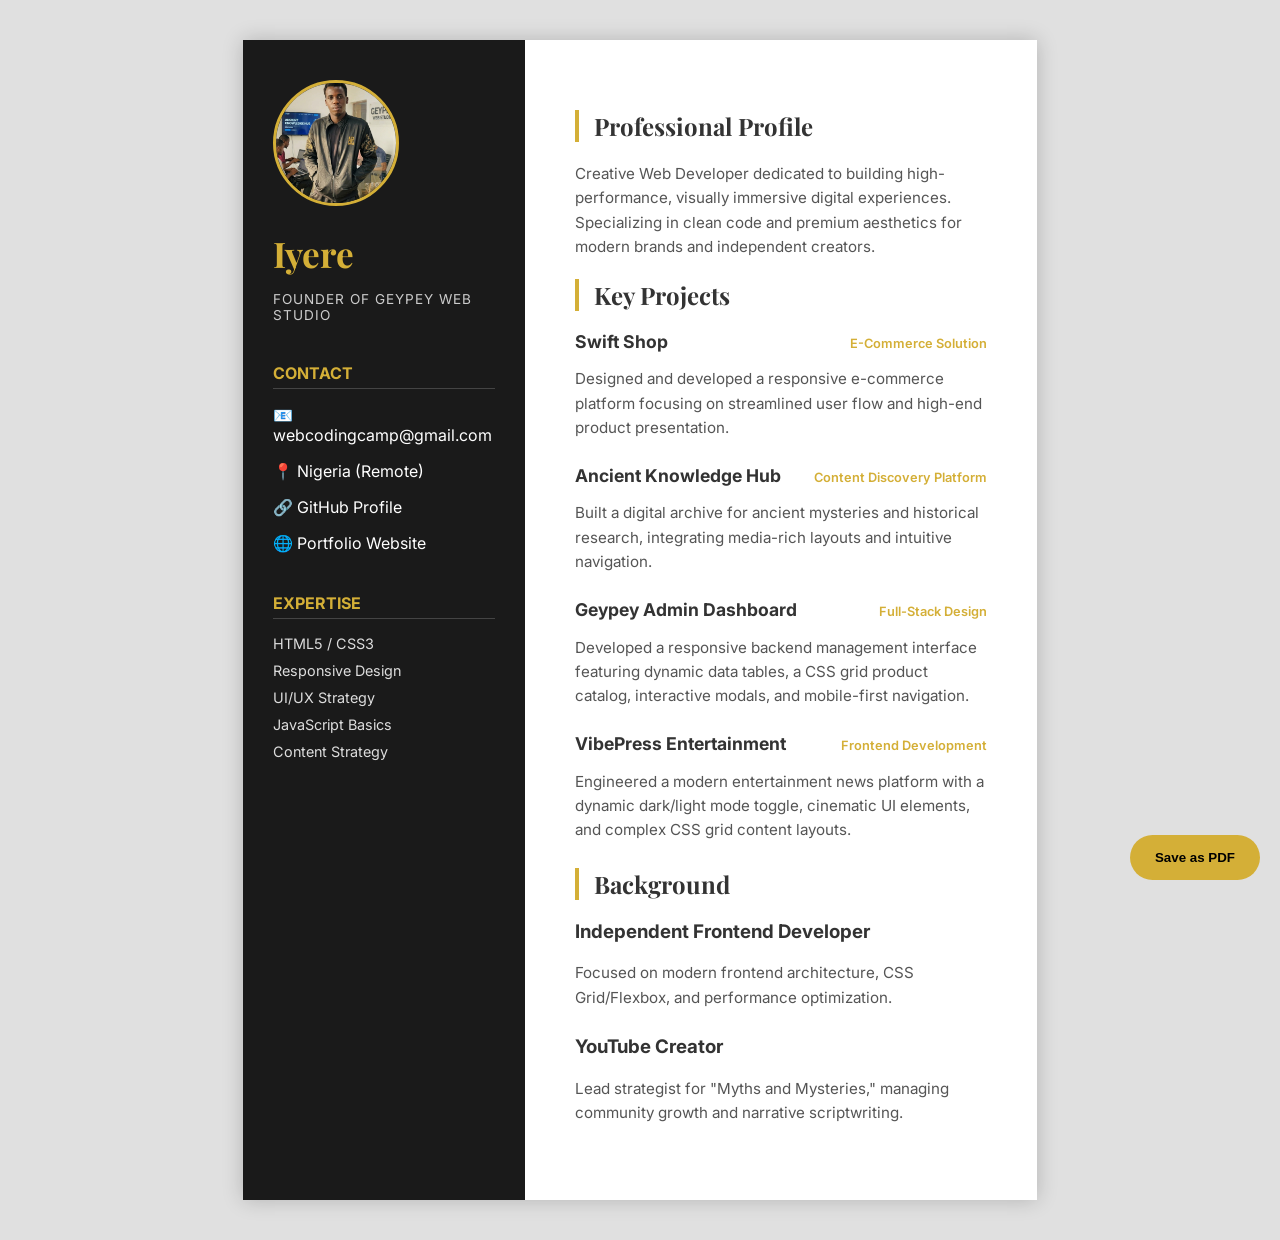
<file: resume.html>
<!DOCTYPE html>
<html lang="en">
<head>
    <meta charset="UTF-8">
    <meta name="viewport" content="width=device-width, initial-scale=1.0">
    <title>Iyere | Web Developer Resume</title>
    <link rel="stylesheet" href="resume-style.css">
    <link href="https://fonts.googleapis.com/css2?family=Inter:wght@300;400;600&family=Playfair+Display:wght@700&display=swap" rel="stylesheet">
</head>
<body>

    <div class="resume-container">
        <aside class="sidebar">
            <div class="profile-section">
                <img src="img/resume-image.png" alt="Iyere" class="resume-photo">
                <h1>Iyere</h1>
                <p class="tagline">Founder of Geypey Web Studio</p>
            </div>

            <div class="contact-info">
                <h3>Contact</h3>
                <p>📧 webcodingcamp@gmail.com</p>
                <p>📍 Nigeria (Remote)</p>
                <p>🔗 <a href="https://github.com/iyeregodpower-ctrl" target="_blank">GitHub Profile</a></p>
                <p>🌐 <a href="#" target="_blank">Portfolio Website</a></p>
            </div>

            <div class="skills-section">
                <h3>Expertise</h3>
                <ul>
                    <li>HTML5 / CSS3</li>
                    <li>Responsive Design</li>
                    <li>UI/UX Strategy</li>
                    <li>JavaScript Basics</li>
                    <li>Content Strategy</li>
                </ul>
            </div>
        </aside>

        <main class="main-content">
            <section class="summary">
                <h2>Professional Profile</h2>
                <p>Creative Web Developer dedicated to building high-performance, visually immersive digital experiences. Specializing in clean code and premium aesthetics for modern brands and independent creators.</p>
            </section>

            <section class="projects">
                <h2>Key Projects</h2>
                
                <div class="project-item">
                    <div class="project-header">
                        <h3>Swift Shop</h3>
                        <span>E-Commerce Solution</span>
                    </div>
                    <p>Designed and developed a responsive e-commerce platform focusing on streamlined user flow and high-end product presentation.</p>
                </div>

                <div class="project-item">
                    <div class="project-header">
                        <h3>Ancient Knowledge Hub</h3>
                        <span>Content Discovery Platform</span>
                    </div>
                    <p>Built a digital archive for ancient mysteries and historical research, integrating media-rich layouts and intuitive navigation.</p>
                </div>

                <div class="project-item">
                    <div class="project-header">
                        <h3>Geypey Admin Dashboard</h3>
                        <span>Full-Stack Design</span>
                    </div>
                    <p>Developed a responsive backend management interface featuring dynamic data tables, a CSS grid product catalog, interactive modals, and mobile-first navigation.</p>
                </div>

                

                <div class="project-item">
                    <div class="project-header">
                        <h3>VibePress Entertainment</h3>
                        <span>Frontend Development</span>
                    </div>
                    <p>Engineered a modern entertainment news platform with a dynamic dark/light mode toggle, cinematic UI elements, and complex CSS grid content layouts.</p>
                </div>

                
            </section>

            <section class="education">
                <h2>Background</h2>
                <div class="edu-item">
                    <h3>Independent Frontend Developer</h3>
                    <p>Focused on modern frontend architecture, CSS Grid/Flexbox, and performance optimization.</p>
                </div>
                <div class="edu-item">
                    <h3>YouTube Creator</h3>
                    <p>Lead strategist for "Myths and Mysteries," managing community growth and narrative scriptwriting.</p>
                </div>
            </section>
        </main>
    </div>

    <button onclick="window.print()" class="print-btn">Save as PDF</button>

</body>
</file>
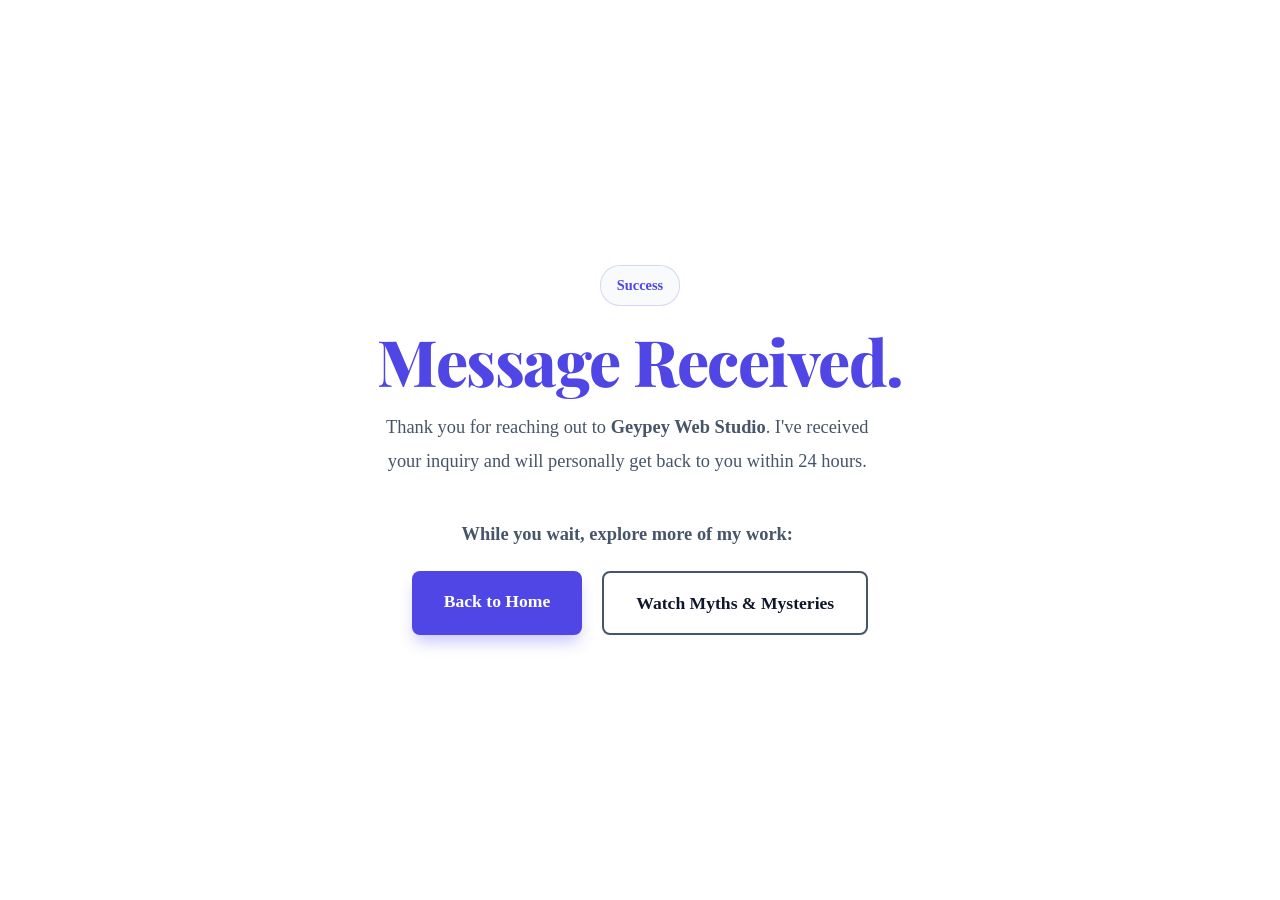
<file: success.html>
<!DOCTYPE html>
<html lang="en">
<head>
    <meta charset="UTF-8">
    <meta name="viewport" content="width=device-width, initial-scale=1.0">
    <title>Message Received | Geypey Web Studio</title>
    <link rel="stylesheet" href="style.css">
    <link href="https://fonts.googleapis.com/css2?family=Inter:wght@300;400;600&family=Playfair+Display:wght@700&display=swap" rel="stylesheet">
</head>
<body class="success-page">

    <section class="hero animate-slide-up">
        <div class="hero-text" style="text-align: center; max-width: 800px; margin: 0 auto;">
            <div class="badge">Success</div>
            <h1>Message Received.</h1>
            <p>Thank you for reaching out to <strong>Geypey Web Studio</strong>. I've received your inquiry and will personally get back to you within 24 hours.</p>
            
            <div class="success-actions" style="margin-top: 40px;">
                <p style="margin-bottom: 20px; font-weight: 600;">While you wait, explore more of my work:</p>
                <div class="hero-buttons" style="justify-content: center;">
                    <a href="index.html" class="btn primary-btn">Back to Home</a>
                    <a href="https://www.youtube.com/@MythsandMysteries2000" target="_blank" class="btn secondary-btn">Watch Myths & Mysteries</a>
                </div>
            </div>
        </div>
    </section>

</body>
</file>
<file: resume-style.css>
:root {
    --gold: #d4af37;
    --dark: #1a1a1a;
    --gray: #f4f4f4;
    --text: #333;
}

body {
    background: #e0e0e0;
    font-family: 'Inter', sans-serif;
    margin: 0;
    display: flex;
    justify-content: center;
    padding: 40px 0;
}

.resume-container {
    background: #fff;
    width: 210mm; /* A4 Width */
    min-height: 297mm; /* A4 Height */
    display: flex;
    box-shadow: 0 0 20px rgba(0,0,0,0.2);
}

/* Sidebar */
.sidebar {
    width: 35%;
    background: var(--dark);
    color: #fff;
    padding: 40px 30px;
}

.resume-photo {
    width: 120px;
    height: 120px;
    border-radius: 50%;
    border: 3px solid var(--gold);
    margin-bottom: 20px;
    object-fit: cover;
}

.sidebar h1 {
    font-family: 'Playfair Display', serif;
    font-size: 2.2rem;
    margin: 0;
    color: var(--gold);
}

.tagline {
    font-size: 0.85rem;
    color: #ccc;
    text-transform: uppercase;
    letter-spacing: 1px;
}

.sidebar h3 {
    color: var(--gold);
    border-bottom: 1px solid #444;
    padding-bottom: 5px;
    margin-top: 40px;
    font-size: 1rem;
    text-transform: uppercase;
}

.sidebar ul {
    list-style: none;
    padding: 0;
}

.sidebar li {
    margin-bottom: 10px;
    font-size: 0.9rem;
    color: #ddd;
}

.sidebar a { color: #fff; text-decoration: none; }

/* Main Content */
.main-content {
    width: 65%;
    padding: 50px;
    color: var(--text);
}

.main-content h2 {
    font-family: 'Playfair Display', serif;
    font-size: 1.5rem;
    border-left: 4px solid var(--gold);
    padding-left: 15px;
    margin-bottom: 20px;
}

.project-item, .edu-item {
    margin-bottom: 25px;
}

.project-header {
    display: flex;
    justify-content: space-between;
    align-items: baseline;
}

.project-header h3 { margin: 0; font-size: 1.1rem; }
.project-header span { color: var(--gold); font-weight: 600; font-size: 0.8rem; }

.main-content p {
    font-size: 0.95rem;
    line-height: 1.6;
    color: #555;
}

/* Print Button */
.print-btn {
    position: fixed;
    bottom: 20px;
    right: 20px;
    padding: 15px 25px;
    background: var(--gold);
    border: none;
    cursor: pointer;
    font-weight: bold;
    border-radius: 50px;
}

/* PRINT SETTINGS */
@media print {
    body { background: white; padding: 0; }
    .resume-container { box-shadow: none; width: 100%; }
    .print-btn { display: none; }
}
@media (max-width: 768px) {
    /* 1. Force the Contact Section to Stack */
    .contact-container {
        display: flex;
        flex-direction: column; /* This moves the form UNDER the text */
        align-items: center;    /* Centers everything horizontally */
        gap: 40px;
        width: 100% !important;
        padding: 0 5%;          /* Small side breathing room */
    }

    /* 2. Make Text and Form take 100% Width */
    .contact-text, 
    .contact-form {
        width: 100% !important;
        max-width: 100% !important;
        text-align: center;     /* Centers the headings and paragraphs */
    }

    /* 3. Center the Form Inputs and Button */
    .contact-form {
        margin: 0 auto;
        padding: 30px 20px;
    }

    .contact-form .btn {
        width: 100%;            /* Big, easy-to-tap button */
    }

    /* 4. Fix About Section and Resume Button */
    .about-container {
        flex-direction: column;
        text-align: center;
        width: 100%;
    }

    .resume-btn {
        width: 100%;
        display: block;
        margin-top: 20px;
    }
}

/* --- MOBILE FULL-WIDTH RESET --- */
@media (max-width: 768px) {
    /* 1. Remove the side-by-side flex layout */
    .resume-container {
        display: block; /* Stacks aside and main vertically */
        width: 100%;
        padding: 20px;
        box-shadow: none;
    }

    /* 2. Transform the Sidebar into a Top Header */
    .sidebar {
        width: 100% !important; /* Full width on mobile */
        text-align: center;
        padding: 40px 20px;
        border-radius: 15px 15px 0 0;
    }

    .resume-photo {
        margin: 0 auto 20px auto; /* Centers your image */
    }

    /* 3. Make Contact & Skills horizontal for better flow */
    .contact-info, .skills-section {
        display: block;
        text-align: center;
    }

    .sidebar ul {
        display: flex;
        flex-wrap: wrap;
        justify-content: center;
        gap: 15px;
        padding: 0;
    }

    /* 4. Expand Main Content to Full Screen */
    .main-content {
        width: 100% !important; /* Full width on mobile */
        padding: 40px 20px;
    }

    /* 5. Center the Titles for a Premium Feel */
    .main-content h2 {
        text-align: center;
        border-left: none;
        border-bottom: 2px solid var(--gold);
        padding-left: 0;
        padding-bottom: 10px;
    }
}
:root {
    --gold: #d4af37;
    --dark: #1a1a1a;
    --gray: #f4f4f4;
    --text: #333;
}

body {
    background: #e0e0e0;
    font-family: 'Inter', sans-serif;
    margin: 0;
    display: flex;
    justify-content: center;
    padding: 40px 0;
}

.resume-container {
    background: #fff;
    width: 210mm; /* A4 Width */
    min-height: 297mm; /* A4 Height */
    display: flex;
    box-shadow: 0 0 20px rgba(0,0,0,0.2);
}

/* Sidebar */
.sidebar {
    width: 35%;
    background: var(--dark);
    color: #fff;
    padding: 40px 30px;
}

.resume-photo {
    width: 120px;
    height: 120px;
    border-radius: 50%;
    border: 3px solid var(--gold);
    margin-bottom: 20px;
    object-fit: cover;
}

.sidebar h1 {
    font-family: 'Playfair Display', serif;
    font-size: 2.2rem;
    margin: 0;
    color: var(--gold);
}

.tagline {
    font-size: 0.85rem;
    color: #ccc;
    text-transform: uppercase;
    letter-spacing: 1px;
}

.sidebar h3 {
    color: var(--gold);
    border-bottom: 1px solid #444;
    padding-bottom: 5px;
    margin-top: 40px;
    font-size: 1rem;
    text-transform: uppercase;
}

.sidebar ul {
    list-style: none;
    padding: 0;
}

.sidebar li {
    margin-bottom: 10px;
    font-size: 0.9rem;
    color: #ddd;
}

.sidebar a { color: #fff; text-decoration: none; }

/* Main Content */
.main-content {
    width: 65%;
    padding: 50px;
    color: var(--text);
}

.main-content h2 {
    font-family: 'Playfair Display', serif;
    font-size: 1.5rem;
    border-left: 4px solid var(--gold);
    padding-left: 15px;
    margin-bottom: 20px;
}

.project-item, .edu-item {
    margin-bottom: 25px;
}

.project-header {
    display: flex;
    justify-content: space-between;
    align-items: baseline;
}

.project-header h3 { margin: 0; font-size: 1.1rem; }
.project-header span { color: var(--gold); font-weight: 600; font-size: 0.8rem; }

.main-content p {
    font-size: 0.95rem;
    line-height: 1.6;
    color: #555;
}

/* Print Button */
.print-btn {
    position: fixed;
    bottom: 20px;
    right: 20px;
    padding: 15px 25px;
    background: var(--gold);
    border: none;
    cursor: pointer;
    font-weight: bold;
    border-radius: 50px;
}

/* PRINT SETTINGS */
@media print {
    body { background: white; padding: 0; }
    .resume-container { box-shadow: none; width: 100%; }
    .print-btn { display: none; }
}
@media (max-width: 768px) {
    /* 1. Force the Contact Section to Stack */
    .contact-container {
        display: flex;
        flex-direction: column; /* This moves the form UNDER the text */
        align-items: center;    /* Centers everything horizontally */
        gap: 40px;
        width: 100% !important;
        padding: 0 5%;          /* Small side breathing room */
    }

    /* 2. Make Text and Form take 100% Width */
    .contact-text, 
    .contact-form {
        width: 100% !important;
        max-width: 100% !important;
        text-align: center;     /* Centers the headings and paragraphs */
    }

    /* 3. Center the Form Inputs and Button */
    .contact-form {
        margin: 0 auto;
        padding: 30px 20px;
    }

    .contact-form .btn {
        width: 100%;            /* Big, easy-to-tap button */
    }

    /* 4. Fix About Section and Resume Button */
    .about-container {
        flex-direction: column;
        text-align: center;
        width: 100%;
    }

    .resume-btn {
        width: 100%;
        display: block;
        margin-top: 20px;
    }
}

/* --- MOBILE FULL-WIDTH RESET --- */
@media (max-width: 768px) {
    /* 1. Remove the side-by-side flex layout */
    .resume-container {
        display: block; /* Stacks aside and main vertically */
        width: 100%;
        padding: 20px;
        box-shadow: none;
    }

    /* 2. Transform the Sidebar into a Top Header */
    .sidebar {
        width: 100% !important; /* Full width on mobile */
        text-align: center;
        padding: 40px 20px;
        border-radius: 15px 15px 0 0;
    }

    .resume-photo {
        margin: 0 auto 20px auto; /* Centers your image */
    }

    /* 3. Make Contact & Skills horizontal for better flow */
    .contact-info, .skills-section {
        display: block;
        text-align: center;
    }

    .sidebar ul {
        display: flex;
        flex-wrap: wrap;
        justify-content: center;
        gap: 15px;
        padding: 0;
    }

    /* 4. Expand Main Content to Full Screen */
    .main-content {
        width: 100% !important; /* Full width on mobile */
        padding: 40px 20px;
    }

    /* 5. Center the Titles for a Premium Feel */
    .main-content h2 {
        text-align: center;
        border-left: none;
        border-bottom: 2px solid var(--gold);
        padding-left: 0;
        padding-bottom: 10px;
    }
}
</file>
<file: style.css>
/* =========================================
   1. CSS VARIABLES (Bright, Modern & Premium)
   ========================================= */
/* 1. DEFINE THE THEMES */
:root {
    --bg-color: #ffffff;        
    --surface-color: #f8fafc;   
    --text-main: #0f172a;       
    --text-muted: #475569;      
    --accent-color: #4f46e5;    
    --card-bg: #ffffff;
    --nav-bg: rgba(255, 255, 255, 0.95);
}

/* 2. THE DARK MODE OVERRIDE */
body.dark-mode {
    --bg-color: #0f172a;        /* Deep Navy/Black */
    --surface-color: #1e293b;   
    --text-main: #f8fafc;       
    --text-muted: #94a3b8;      
    --accent-color: #818cf8;    /* Lighter Indigo for better contrast */
    --card-bg: #1e293b;
    --nav-bg: rgba(15, 23, 42, 0.95);
}

/* 1. Ensure the Footer and Contact section behave in Dark Mode */
body.dark-mode .footer-section, 
body.dark-mode .contact-section {
    background-color: #0a0f1d; /* Deep contrast for the footer */
    color: #ffffff;
}

/* 2. Fix the "Ready to build something amazing?" text */
body.dark-mode h2, 
body.dark-mode p, 
body.dark-mode .contact-container h2 {
    color: var(--text-main) !important;
}

/* 3. Fix the "Let's Talk" button in the Hero section */
body.dark-mode .secondary-btn {
    background-color: transparent;
    border: 2px solid var(--text-main);
    color: var(--text-main);
}

body.dark-mode .secondary-btn:hover {
    background-color: var(--text-main);
    color: #0f172a; /* Dark text on white hover */
}

/* 4. Fix the Logo and Nav Links */
/* Ensure the Header background stays dark in Dark Mode */
body.dark-mode header {
    background-color: var(--nav-bg);
    box-shadow: 0 4px 6px -1px rgba(0, 0, 0, 0.5); /* Stronger shadow for depth */
}

/* Force the Logo to be pure white for visibility */
body.dark-mode .logo {
    color: #ffffff !important;
}

/* Force Navigation Links to be light-grey and white on hover */
body.dark-mode .nav-links a {
    color: var(--text-muted);
}

body.dark-mode .nav-links a:hover {
    color: #ffffff;
}

/* Adjust the Toggle Button border so it doesn't look too harsh */
body.dark-mode .theme-btn {
    border-color: rgba(255, 255, 255, 0.2);
}

/* Fix the Footer button text visibility in Dark Mode */
body.dark-mode .inverted-btn {
    background-color: var(--accent-color); /* Changes button to indigo/gold */
    color: #ffffff; /* Ensures text is white on the dark button */
    border: none;
}

body.dark-mode .inverted-btn:hover {
    background-color: #ffffff;
    color: #0f172a; /* Switches to dark text on white hover */
}
/* 3. UPDATE ELEMENT STYLES to use variables */
body {
    background-color: var(--bg-color);
    color: var(--text-main);
    transition: background-color 0.3s ease, color 0.3s ease; /* Smooth transition */
}

header {
    background-color: var(--nav-bg);
}

.project-card, .service-card, .about-skills {
    background-color: var(--card-bg);
    color: var(--text-main);
}

/* =========================================
   2. GLOBAL RESET & BASE STYLES
   ========================================= */
* {
    margin: 0;
    padding: 0;
    box-sizing: border-box;
}

html {
    scroll-behavior: smooth;
    scroll-padding-top: 80px;
}

body {
    font-family: var(--font-body);
    background-color: var(--bg-color);
    color: var(--text-main);
    line-height: 1.6;
    overflow-x: hidden; /* Prevents horizontal scrolling from animations */
}

a {
    text-decoration: none;
    color: var(--text-main);
}

/* =========================================
   3. ANIMATIONS (UI/UX Magic)
   ========================================= */
@keyframes slideUp {
    from { opacity: 0; transform: translateY(40px); }
    to { opacity: 1; transform: translateY(0); }
}

@keyframes fadeDown {
    from { opacity: 0; transform: translateY(-20px); }
    to { opacity: 1; transform: translateY(0); }
}

@keyframes float {
    0% { transform: translateY(0px); }
    50% { transform: translateY(-15px); }
    100% { transform: translateY(0px); }
}

.animate-slide-up {
    animation: slideUp 1s ease-out forwards;
}

.animate-fade-down {
    animation: fadeDown 0.8s ease-out forwards;
}

.animate-float {
    animation: float 6s ease-in-out infinite;
}

/* =========================================
   4. NAVIGATION BAR
   ========================================= */
header {
    background-color: rgba(255, 255, 255, 0.95); 
    position: sticky; 
    top: 0;
    z-index: 100;
    padding: 20px 5%; 
    box-shadow: 0 4px 6px -1px rgba(0, 0, 0, 0.05); /* Premium soft shadow */
}

.navbar {
    display: flex;
    justify-content: space-between; 
    align-items: center;
    max-width: 1200px;
    margin: 0 auto; 
}


.nav-links {
    list-style: none;
    display: flex;
    gap: 30px; 
}

.nav-links a {
    font-weight: 500;
    color: var(--text-muted);
}

.nav-links a:hover {
    color: var(--accent-color);
    transition: color 0.3s ease; 
}

.nav-cta {
    background-color: transparent;
    border: 2px solid var(--accent-color);
    color: var(--accent-color);
    padding: 10px 24px;
    border-radius: 8px;
    font-weight: 600;
    transition: all 0.3s ease;
}

.nav-cta:hover {
    background-color: var(--accent-color);
    color: var(--bg-color);
    box-shadow: 0 10px 15px -3px rgba(79, 70, 229, 0.3);
}

/* =========================================
   5. HERO SECTION
   ========================================= */
.hero {
    display: flex;
    align-items: center; 
    justify-content: space-between;
    max-width: 1200px;
    margin: 0 auto;
    padding: 100px 5%;
    min-height: 85vh; 
    gap: 60px; 
}

.hero-text {
    flex: 1; 
}

/* UI/UX Badge Element */
.badge {
    display: inline-block;
    background-color: var(--surface-color);
    color: var(--accent-color);
    padding: 8px 16px;
    border-radius: 20px;
    font-size: 0.9rem;
    font-weight: 600;
    margin-bottom: 20px;
    border: 1px solid rgba(79, 70, 229, 0.2);
}

.hero-text h1 {
    font-size: 4.5rem;
    font-weight: 800;
    color: var(--text-main);
    line-height: 1.1;
    margin-bottom: 15px;
    letter-spacing: -1.5px;
}

.subtitle {
    font-size: 1.8rem;
    color: var(--accent-color); 
    font-weight: 600;
    margin-bottom: 25px;
}

.hero-text p {
    font-size: 1.15rem;
    color: var(--text-muted);
    margin-bottom: 40px;
    max-width: 500px;
    line-height: 1.8;
}

.hero-buttons {
    display: flex;
    gap: 20px;
}

.btn {
    padding: 16px 32px;
    border-radius: 8px;
    font-size: 1.1rem;
    font-weight: 600;
    transition: all 0.3s ease; 
    cursor: pointer;
}

.primary-btn {
    background-color: var(--accent-color);
    color: #ffffff;
    box-shadow: 0 10px 15px -3px rgba(79, 70, 229, 0.3);
}

.primary-btn:hover {
    background-color: var(--accent-hover);
    transform: translateY(-3px); 
    box-shadow: 0 15px 20px -3px rgba(79, 70, 229, 0.4);
}

.secondary-btn {
    background-color: #ffffff;
    border: 2px solid var(--text-muted);
    color: var(--text-main);
}

.secondary-btn:hover {
    border-color: var(--text-main);
    transform: translateY(-3px);
}

.hero-image-container {
    flex: 1; 
    display: flex;
    justify-content: flex-end; 
    position: relative;
}

.profile-pic {
    max-width: 100%;
    width: 450px;
    height: auto;
    border-radius: 24px; 
    box-shadow: 0 25px 50px -12px rgba(0, 0, 0, 0.15); 
    position: relative;
    z-index: 2;
}

/* UI/UX Graphic behind the image */
.image-backdrop {
    position: absolute;
    width: 450px;
    height: 100%;
    background-color: var(--accent-color);
    border-radius: 24px;
    top: 20px;
    right: -20px;
    z-index: 1;
    opacity: 0.1;
}

/* =========================================
   6. SELECTED WORK SECTION
   ========================================= */
.work-section {
    max-width: 1200px;
    margin: 0 auto;
    padding: 100px 5%;
}

.section-header {
    text-align: center;
    margin-bottom: 60px;
}

.section-header h2 {
    font-size: 2.5rem;
    color: var(--text-main);
    margin-bottom: 15px;
}

.section-header p {
    color: var(--text-muted);
    font-size: 1.1rem;
}

/* --- The Grid Layout --- */
.project-grid {
    display: grid;
    /* This automatically makes it responsive! */
    grid-template-columns: repeat(auto-fit, minmax(350px, 1fr)); 
    gap: 40px;
}

/* --- Individual Project Cards --- */
.project-card {
    background-color: var(--bg-color);
    border-radius: 16px;
    overflow: hidden;
    box-shadow: 0 10px 30px -10px rgba(0, 0, 0, 0.1);
    border: 1px solid rgba(0,0,0,0.05);
    transition: transform 0.4s ease, box-shadow 0.4s ease;
}

/* UI/UX Hover Effect */
.project-card:hover {
    transform: translateY(-10px);
    box-shadow: 0 20px 40px -10px rgba(79, 70, 229, 0.15);
}

.project-image img {
    width: 100%;
    height: auto;
    object-fit: cover; /* Keeps images looking sharp without stretching */
    border-bottom: 1px solid rgba(0,0,0,0.05);
}

/* Stack the images nicely on mobile */
@media (max-width: 768px) {
    .project-image img {
        height: auto;
        width: 100%;
    }
}


.project-info {
    padding: 30px;
}

.project-category {
    font-size: 0.85rem;
    font-weight: 700;
    color: var(--accent-color);
    text-transform: uppercase;
    letter-spacing: 1px;
    margin-bottom: 10px;
    display: block;
}

.project-info h3 {
    font-size: 1.5rem;
    color: var(--text-main);
    margin-bottom: 15px;
}

.project-info p {
    color: var(--text-muted);
    font-size: 1rem;
    margin-bottom: 25px;
    line-height: 1.6;
}

.project-link {
    font-weight: 600;
    color: var(--text-main);
    transition: color 0.3s ease;
}

.project-card:hover .project-link {
    color: var(--accent-color);
}

/* =========================================
   7. SERVICES SECTION
   ========================================= */
.services-section {
    /* We use the slightly darker off-white here to create a visual break from the pure white Hero section */
    background-color: var(--surface-color); 
    padding: 100px 5%;
}

.services-grid {
    display: grid;
    grid-template-columns: repeat(auto-fit, minmax(300px, 1fr));
    gap: 30px;
    max-width: 1200px;
    margin: 0 auto;
}

.service-card {
    background-color: var(--bg-color); /* Pure white cards on the off-white background */
    padding: 40px 30px;
    border-radius: 16px;
    text-align: center;
    box-shadow: 0 4px 6px -1px rgba(0, 0, 0, 0.05);
    border: 1px solid rgba(0,0,0,0.05);
    transition: transform 0.3s ease, border-color 0.3s ease;
}

/* UI/UX Hover Effect */
.service-card:hover {
    transform: translateY(-5px);
    border-color: rgba(79, 70, 229, 0.4); /* The border glows with your Indigo brand color */
}

.service-icon {
    font-size: 3rem;
    margin-bottom: 20px;
}

.service-card h3 {
    color: var(--text-main);
    font-size: 1.4rem;
    margin-bottom: 15px;
    font-weight: 700;
}

.service-card p {
    color: var(--text-muted);
    font-size: 1.05rem;
    line-height: 1.6;
}

/* =========================================
   8. ABOUT SECTION
   ========================================= */
.about-section {
    background-color: var(--bg-color); /* Back to pure white */
    padding: 100px 5%;
}

.about-container {
    max-width: 1200px;
    margin: 0 auto;
    display: flex;
    align-items: center;
    gap: 60px;
}

.about-text {
    flex: 1;
}

.about-text .section-title {
    font-size: 2.5rem;
    color: var(--text-main);
    margin-bottom: 25px;
}

.about-text p {
    color: var(--text-muted);
    font-size: 1.1rem;
    line-height: 1.8;
    margin-bottom: 20px;
}

.resume-btn {
    display: inline-block;
    margin-top: 10px;
}

.about-skills {
    flex: 1;
    background-color: var(--surface-color);
    padding: 50px;
    border-radius: 24px;
    box-shadow: 0 10px 30px -10px rgba(0, 0, 0, 0.05);
    border: 1px solid rgba(0,0,0,0.05);
}

.about-skills h3 {
    font-size: 1.5rem;
    color: var(--text-main);
    margin-bottom: 25px;
}

.skills-wrapper {
    display: flex;
    flex-wrap: wrap; /* Allows tags to wrap to the next line */
    gap: 15px;
}

.skill-tag {
    background-color: var(--bg-color);
    color: var(--accent-color);
    padding: 10px 20px;
    border-radius: 30px; /* Pill shape */
    font-size: 0.95rem;
    font-weight: 600;
    border: 1px solid rgba(79, 70, 229, 0.2);
    transition: all 0.3s ease;
}

.skill-tag:hover {
    background-color: var(--accent-color);
    color: #ffffff;
    transform: translateY(-3px);
    box-shadow: 0 5px 10px rgba(79, 70, 229, 0.2);
}

/* Make it stack neatly on smaller screens */
@media (max-width: 900px) {
    .about-container {
        flex-direction: column;
    }
}

/* =========================================
   9. CONTACT & FOOTER SECTION
   ========================================= */
.footer-section {
    background-color: var(--text-main); /* Uses the deep slate grey to anchor the page */
    color: #ffffff;
    text-align: center;
    padding: 100px 5% 30px;
    margin-top: 50px;
}

.contact-container {
    max-width: 800px;
    margin: 0 auto 80px;
    padding-bottom: 80px;
    border-bottom: 1px solid rgba(255, 255, 255, 0.1); /* A subtle divider line */
}

.contact-container h2 {
    font-size: 3rem;
    margin-bottom: 20px;
    letter-spacing: -1px;
}

.contact-container p {
    font-size: 1.2rem;
    color: #cbd5e1; /* Soft, readable light grey */
    margin-bottom: 40px;
}

/* A custom button just for the dark footer */
.inverted-btn {
    display: inline-block;
    background-color: #ffffff;
    color: var(--text-main);
    padding: 16px 40px;
    border-radius: 8px;
    font-size: 1.1rem;
    font-weight: 700;
    transition: all 0.3s ease;
}

.inverted-btn:hover {
    background-color: var(--accent-color);
    color: #ffffff;
    transform: translateY(-3px);
    box-shadow: 0 10px 20px rgba(0, 0, 0, 0.2);
}

.footer-bottom {
    display: flex;
    justify-content: space-between;
    align-items: center;
    max-width: 1200px;
    margin: 0 auto;
    font-size: 0.95rem;
    color: #94a3b8;
}

.social-links {
    display: flex;
    gap: 25px;
}

.social-links a {
    color: #94a3b8;
    font-weight: 500;
    transition: color 0.3s ease;
}

.social-links a:hover {
    color: #ffffff;
}

/* Stack the footer nicely on mobile */
@media (max-width: 768px) {
    .footer-bottom {
        flex-direction: column;
        gap: 20px;
    }
}

/* =========================================
   10. MOBILE RESPONSIVENESS & HAMBURGER
   ========================================= */

/* --- Default Hamburger Styles (Hidden on Desktop) --- */

@media (max-width: 768px) {
    /* FIX: Show the burger icon on mobile */
    .burger {
        display: flex;
        flex-direction: column;
        gap: 6px;
        cursor: pointer;
        z-index: 1100; /* Keeps it above the menu */
        position: relative;
    }

    .burger span {
        width: 30px;
        height: 3px;
        background-color: var(--text-main); /* Matches light/dark mode */
        border-radius: 3px;
        transition: 0.3s ease;
    }

    /* FIX: Animation for the 'X' when active */
    .burger.active span:nth-child(1) {
        transform: translateY(9px) rotate(45deg);
    }
    .burger.active span:nth-child(2) {
        opacity: 0;
    }
    .burger.active span:nth-child(3) {
        transform: translateY(-9px) rotate(-45deg);
    }

    /* FIX: Ensure Nav Links are hidden off-screen properly */
    .nav-links {
        position: fixed;
        top: 0;
        right: -100%; 
        width: 100%;
        height: 100vh;
        background-color: var(--bg-color);
        flex-direction: column;
        justify-content: center;
        align-items: center;
        gap: 40px;
        transition: 0.5s cubic-bezier(0.77, 0.2, 0.05, 1.0);
        z-index: 1050;
    }

    .nav-links.active {
        right: 0;
    }
}

.hamburger {
    display: none;
    flex-direction: column;
    cursor: pointer;
    gap: 6px;
    z-index: 101; 
}

.hamburger span {
    width: 30px;
    height: 3px;
    background-color: var(--text-main);
    border-radius: 3px;
    transition: all 0.3s ease;
}


.mobile-only {
    display: none; /* Hide the extra Hire Me link on desktop */
}

/* --- Mobile Phone Rules (Screens smaller than 768px) --- */
@media (max-width: 768px) {
    
    /* 1. Hamburger Menu Activation */
    .hamburger { display: flex; }
    .desktop-cta { display: none; } /* Hide the normal button to save space */
    .mobile-only { display: block; margin-top: 20px; }

    /* The Slide-In Mobile Menu */
    @media (max-width: 768px) {
    /* FIX: This removes the white block and ensures the menu slides in correctly */
    .nav-links {
        position: fixed; /* Changed from absolute to fixed for a true overlay */
        top: 0;
        right: -100%; /* Keeps it fully hidden off-screen */
        width: 100%; /* Full screen width to prevent the side-gap */
        height: 100vh;
        background-color: var(--bg-color); /* Automatically matches light/dark theme */
        display: flex;
        flex-direction: column;
        justify-content: center;
        align-items: center;
        gap: 40px;
        transition: 0.5s cubic-bezier(0.77, 0.2, 0.05, 1.0);
        z-index: 1050; /* Ensures it sits on top of everything */
    }

    /* When the menu is toggled open */
    .nav-links.active {
        right: 0;
    }

    /* FIX: Ensure links are large and visible on phone screens */
    .nav-links a {
        font-size: 1.8rem;
        font-weight: 700;
        color: var(--text-main);
    }
    
    /* Ensure the logo and toggle don't get covered by the white block */
    .navbar {
        width: 100%;
        position: relative;
        z-index: 1100;
    }
}

    /* Animate Hamburger into an "X" */
    .hamburger.active span:nth-child(1) { transform: translateY(9px) rotate(45deg); }
    .hamburger.active span:nth-child(2) { opacity: 0; }
    .hamburger.active span:nth-child(3) { transform: translateY(-9px) rotate(-45deg); }

    /* 2. Scale down large typography */
    .hero-text h1 { font-size: 2.8rem; }
    .subtitle { font-size: 1.4rem; }
    .section-header h2, .about-text .section-title { font-size: 2.2rem; }
    .contact-container h2 { font-size: 2rem; }

    /* 3. Adjust Section Padding (Less empty space on phones) */
    .hero, .services-section, .work-section, .about-section, .footer-section { 
        padding: 60px 5%; 
    }

    /* 4. Stack the Hero Section (Text on top, Image on bottom) */
    .hero { 
        flex-direction: column; 
        text-align: center; 
        gap: 40px; 
        min-height: auto; 
        padding-top: 142px;
    }
    .hero-text p { margin-left: auto; margin-right: auto; }
    .hero-buttons { justify-content: center; flex-wrap: wrap; }
    
    .hero-image-container { justify-content: center; width: 100%; }
    .profile-pic { width: 320px; }
    .image-backdrop { display: none; } /* Hide backdrop shadow box to prevent scrolling glitches */

    /* 5. Force grids to a single column */
    .project-grid, .services-grid { grid-template-columns: 1fr; }

    /* 6. Center the About Section */
    .about-container { flex-direction: column; text-align: center; }
    .skills-wrapper { justify-content: center; }
    .about-skills { padding: 30px 20px; width: 100%; }

    /* 7. Footer Adjustments */
    .inverted-btn { width: 100%; } /* Massive, easily tappable button */
    .contact-container { padding-bottom: 50px; margin-bottom: 50px; }
    .footer-bottom { flex-direction: column; gap: 20px; }
}

.contact-section {
    padding: 8rem 10%;
    background-color: var(--primary-bg);
}

.contact-container {
    display: grid;
    grid-template-columns: 1fr 1fr;
    gap: 80px;
    align-items: center;
}

.contact-text h2 {
    font-family: 'Playfair Display', serif;
    font-size: 3rem;
    margin: 20px 0;
}

.contact-form {
    background: var(--card-bg);
    padding: 40px;
    border-radius: 20px;
    display: flex;
    flex-direction: column;
    gap: 20px;
}

.contact-form input, .contact-form textarea {
    background: #252525;
    border: 1px solid #333;
    padding: 15px;
    color: white;
    border-radius: 8px;
    font-family: 'Inter', sans-serif;
}

.contact-form input:focus, .contact-form textarea:focus {
    border-color: var(--accent-color);
    outline: none;
}

.theme-btn {
    background: none;
    border: 2px solid var(--accent-color);
    border-radius: 50%;
    width: 40px;
    height: 40px;
    cursor: pointer;
    font-size: 1.2rem;
    display: flex;
    align-items: center;
    justify-content: center;
    transition: 0.3s;
}

.theme-btn:hover {
    transform: scale(1.1);
    background-color: rgba(79, 70, 229, 0.1);
}

/* --- PREMIUM IMAGE HOVER --- */
.hero-image-container {
    perspective: 1000px; /* Adds depth for the 3D effect */
}

.profile-pic {
    transition: all 0.6s cubic-bezier(0.165, 0.84, 0.44, 1); /* Ultra-smooth timing */
    cursor: pointer;
}

.profile-pic:hover {
    transform: scale(1.03) translateY(-10px); /* Lifts and grows slightly */
    box-shadow: 0 30px 60px rgba(79, 70, 229, 0.2); /* Soft indigo glow */
    filter: brightness(1.05); /* Subtle lighting boost */
}

/* Add a slight pulse to the backdrop in dark mode */
body.dark-mode .image-backdrop {
    transition: 0.6s;
}

.hero-image-container:hover .image-backdrop {
    transform: translate(10px, 10px);
    opacity: 0.2;
}

@media (max-width: 768px) {
    /* 1. The Smart Navbar Wrapper */
    header {
        transition: transform 0.4s ease-in-out; /* For the disappear effect */
        width: 100%;
        position: fixed;
    }

    /* Class to hide the navbar via JavaScript */
    .nav-hidden {
        transform: translateY(-100%);
    }

    /* 2. The Sleek 30% Mobile Sidebar */
    .nav-links {
        position: fixed;
        top: 0;
        right: -100%; /* Hidden by default */
        width: 30%;   /* Professional 30% width */
        min-width: 250px; /* Ensures it doesn't get TOO thin on small phones */
        height: 100vh;
        background-color: var(--nav-bg);
        backdrop-filter: blur(15px); /* Premium frosted glass */
        flex-direction: column;
        justify-content: center;
        gap: 30px;
        transition: right 0.4s cubic-bezier(0.165, 0.84, 0.44, 1);
        box-shadow: -10px 0 30px rgba(0,0,0,0.2);
        z-index: 1000;
    }

    .nav-links.active {
        right: 0; /* Slides in to show 30% of screen */
    }
}
@media (max-width: 768px) {
    /* 1. Force the Contact Container to stack and fill the screen */
    .contact-container {
        display: flex;
        flex-direction: column; /* Stacks text and form vertically */
        gap: 40px;
        width: 100%;
        padding: 0 5%; /* Adds a tiny bit of breathing room on the edges */
    }

    /* 2. Make the Text and Form both 100% wide */
    .contact-text, 
    .contact-form {
        width: 100% !important;
        max-width: 100%;
        margin: 0;
    }

    /* 3. Fix the Services and Project grids to be one column */
    .services-grid, 
    .project-grid {
        grid-template-columns: 1fr !important; /* Forces one card per row */
        width: 100%;
    }

    /* 4. Ensure the About section image and text also stack */
    .about-container {
        flex-direction: column;
        text-align: center;
    }
}

.success-page {
    display: flex;
    align-items: center;
    justify-content: center;
    min-height: 100vh;
    background-color: var(--bg-color);
}

.success-page h1 {
    font-family: 'Playfair Display', serif;
    font-size: 4rem;
    color: var(--accent-color);
}

@media (max-width: 768px) {
    .success-page h1 { font-size: 2.5rem; }
    .success-actions .hero-buttons { flex-direction: column; }
}

/* Ensure the button has a smooth transition */
.btn {
    transition: all 0.3s ease;
}

/* Fix for the "View My Work" (Primary) Button */
.primary-btn:hover {
    background-color: #fff !important; /* The white background you have now */
    color: #4f46e5 !important;        /* Changes text to your brand blue */
    border: 1px solid #4f46e5;       /* Adds a border so it doesn't "disappear" */
    box-shadow: 0 10px 20px rgba(79, 70, 229, 0.2); /* Soft glow effect */
}

/* Fix for general links that turn blue to white */
a:hover {
    color: #4f46e5; /* Or any dark color so it stays visible against white */
}

/* --- TECH STACK BADGES FOR PROJECT CARDS --- */
.tech-stack {
    display: flex;
    flex-wrap: wrap;
    gap: 8px;
    margin-top: 15px;
    margin-bottom: 20px;
}

.tech-stack span {
    background-color: var(--surface-color);
    color: var(--text-muted);
    padding: 6px 14px;
    border-radius: 20px;
    font-size: 0.8rem;
    font-weight: 600;
    border: 1px solid rgba(0,0,0,0.05);
    transition: all 0.3s ease;
}

/* Make sure they look sharp in Dark Mode */
body.dark-mode .tech-stack span {
    border-color: rgba(255, 255, 255, 0.1);
}

.tech-stack span:hover {
    background-color: var(--accent-color);
    color: #ffffff;
    border-color: var(--accent-color);
}

/* --- NEW LOGO STYLES --- */
.nav-logo {
    height: 70px; /* Increased from 45px to make it much bigger */
    width: auto;
    transition: all 0.3s ease;
    display: block; 
}

.logo-link:hover .nav-logo {
    opacity: 0.8;
    transform: scale(0.98); /* Subtle click effect */
}

/* THE DARK MODE FIX: Adds a clean white background pill behind the logo so the dark text stays readable */
body.dark-mode .nav-logo {
    background-color: rgba(255, 255, 255, 0.95);
    padding: 4px 8px; /* Slightly thinner padding so the logo takes up maximum space */
    border-radius: 8px;
    box-shadow: 0 4px 10px rgba(0, 0, 0, 0.3);
}

/* =========================================
   PAGINATION STYLES
   ========================================= */
.pagination-controls {
    display: flex;
    justify-content: center;
    align-items: center;
    gap: 20px;
    margin-top: 50px; /* Gives breathing room below the grid */
}

.page-btn {
    background-color: transparent;
    color: var(--text-main);
    border: 2px solid var(--accent-color);
    padding: 10px 24px;
    border-radius: 8px;
    font-weight: 600;
    cursor: pointer;
    transition: all 0.3s ease;
}

.page-btn:hover:not(:disabled) {
    background-color: var(--accent-color);
    color: #ffffff;
    box-shadow: 0 5px 15px rgba(79, 70, 229, 0.3);
}

.page-btn:disabled {
    border-color: var(--text-muted);
    color: var(--text-muted);
    opacity: 0.4;
    cursor: not-allowed;
}

#page-info {
    font-weight: 600;
    color: var(--text-main);
    font-size: 1.1rem;
}
</file>
